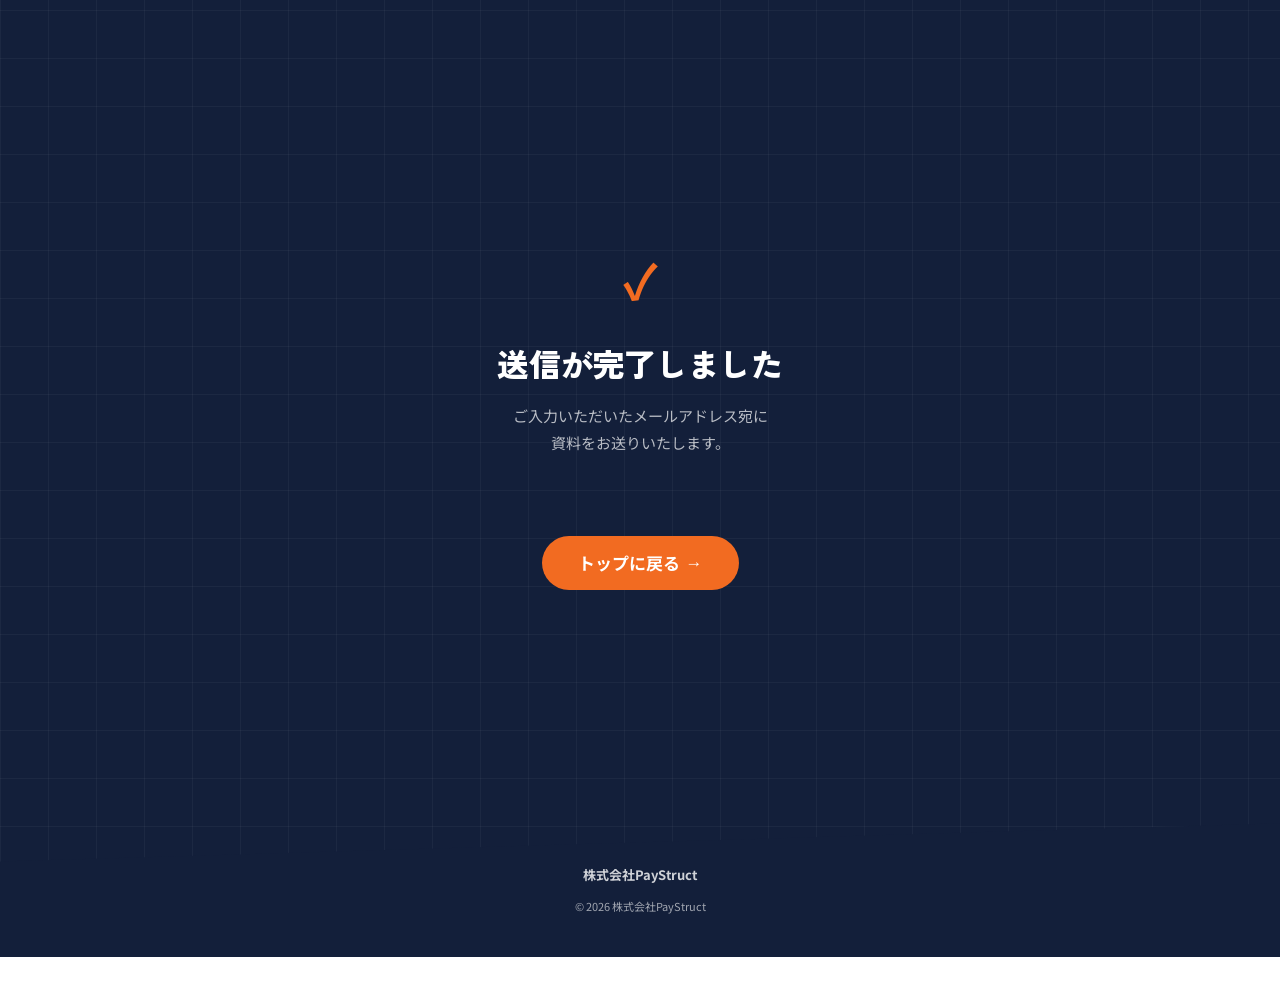
<file: lp/thanks.html>
<!DOCTYPE html>
<html lang="ja">
<head>
  <meta charset="UTF-8">
  <meta name="viewport" content="width=device-width, initial-scale=1.0">
  <meta name="robots" content="noindex, nofollow">
  <title>送信完了｜PayStruct</title>

  <!-- Fonts -->
  <link rel="preconnect" href="https://fonts.googleapis.com">
  <link rel="preconnect" href="https://fonts.gstatic.com" crossorigin>
  <link href="https://fonts.googleapis.com/css2?family=Barlow+Condensed:ital,wght@0,500;0,600;1,500;1,600&family=Noto+Sans+JP:wght@400;500&family=Zen+Kaku+Gothic+New:wght@700;900&display=swap" rel="stylesheet">

  <link rel="stylesheet" href="style.css?v=3.8">

  <!-- Google Tag Manager -->
  <script>(function(w,d,s,l,i){w[l]=w[l]||[];w[l].push({'gtm.start':
  new Date().getTime(),event:'gtm.js'});var f=d.getElementsByTagName(s)[0],
  j=d.createElement(s),dl=l!='dataLayer'?'&l='+l:'';j.async=true;j.src=
  'https://www.googletagmanager.com/gtm.js?id='+i+dl;f.parentNode.insertBefore(j,f);
  })(window,document,'script','dataLayer','GTM-PM6HT9J4');</script>
  <!-- End Google Tag Manager -->
</head>
<body>
  <!-- Google Tag Manager (noscript) -->
  <noscript><iframe src="https://www.googletagmanager.com/ns.html?id=GTM-PM6HT9J4"
  height="0" width="0" style="display:none;visibility:hidden"></iframe></noscript>
  <!-- End Google Tag Manager (noscript) -->

  <section class="final-cta section--dark section--clipped bg-blueprint" id="cta" style="min-height:100vh; display:flex; flex-direction:column; justify-content:center;">
    <div class="final-cta__header">
      <p class="final-cta__lead" style="font-size:3rem; margin-bottom:16px;">✓</p>
      <h2 class="final-cta__title">送信が完了しました</h2>
      <p style="color:rgba(255,255,255,0.7); font-size:15px; margin-top:16px; line-height:1.8;">
        ご入力いただいたメールアドレス宛に<br>資料をお送りいたします。
      </p>
    </div>
    <p style="margin-top:32px;"><a href="index.html" class="btn btn--primary btn--arrow" style="max-width:320px; margin:0 auto;"><span class="btn__label">トップに戻る <span class="btn__arrow">→</span></span></a></p>
  </section>

  <footer class="footer"><p class="footer__company">株式会社PayStruct</p><p class="footer__copy">&copy; 2026 株式会社PayStruct</p></footer>

</body>
</html>
</file>
<file: lp/style.css>
/* ==========================================================
   LP Template — Base CSS
   AI感を排除するための設計原則:
   1. ジャンプ率3段階以上（xl:lg:body = 2.8:1.8:1）
   2. フォントウェイト4段階（900/700/400/300）
   3. 余白3段階（section:inner:element = 100:48:24）
   4. 背景色交互 + 装飾区切り
   5. CTAにshadow + hover effect
   ========================================================== */

/* ===== Reset ===== */
*, *::before, *::after {
  margin: 0;
  padding: 0;
  box-sizing: border-box;
}

html {
  font-size: 16px;
  -webkit-text-size-adjust: 100%;
  scroll-behavior: smooth;
}

body {
  font-family: 'Noto Sans JP', sans-serif;
  font-weight: 400;
  color: var(--text);
  background: var(--white);
  line-height: 1.8;
  overflow-x: hidden;
  -webkit-font-smoothing: antialiased;
}

img {
  max-width: 100%;
  height: auto;
  display: block;
}

a {
  text-decoration: none;
  color: inherit;
}

ul, ol {
  list-style: none;
}

/* ===== Design Tokens (CSS Variables) ===== */
:root {
  /* === Colors (Override with preset CSS) === */
  --primary: #229EBC;
  --primary-dark: #1A7A94;
  --primary-light: #E3F4F8;
  --accent: #FF5722;
  --accent-dark: #E64A19;
  --yellow: #F9A825;
  --white: #FFFFFF;
  --bg-alt: #F5F7FA;
  --bg-dark: #0B1D3A;
  --text: #1A1A1A;
  --text-sub: #555555;
  --text-muted: #999999;
  --border: rgba(0,0,0,0.08);

  /* === Typography — Jump Ratio === */
  /* XL:LG:MD:BODY:SM = 2.8:1.8:1.4:1:0.8 */
  --font-xl: clamp(2rem, 5vw, 2.8rem);       /* 32-44.8px: Section hero */
  --font-lg: clamp(1.5rem, 3.5vw, 1.8rem);   /* 24-28.8px: Section heading */
  --font-md: clamp(1.125rem, 2.5vw, 1.4rem); /* 18-22.4px: Sub heading */
  --font-body: 1rem;                          /* 16px: Body text */
  --font-sm: 0.875rem;                        /* 14px: Caption */
  --font-xs: 0.75rem;                         /* 12px: Label */

  /* === Font Weights === */
  --w-black: 900;   /* Headline, hero number */
  --w-bold: 700;    /* Sub heading, strong */
  --w-regular: 400; /* Body text */
  --w-light: 300;   /* Caption, annotation */

  /* === Spacing — 3-tier system === */
  --section-gap: clamp(64px, 10vw, 100px);  /* Between sections */
  --inner-gap: clamp(32px, 5vw, 48px);      /* Within section */
  --element-gap: clamp(16px, 3vw, 24px);    /* Between elements */

  /* === Layout === */
  --container-max: 1200px;
  --content-max: 720px;
  --radius: 16px;
  --radius-sm: 8px;
  --shadow: 0 4px 24px rgba(0,0,0,0.08);
  --shadow-lg: 0 8px 40px rgba(0,0,0,0.12);
  --shadow-btn: 0 4px 16px rgba(0,0,0,0.15);
}

/* ===== Container ===== */
.container {
  width: 100%;
  max-width: var(--container-max);
  margin: 0 auto;
  padding: 0 24px;
}

.container--narrow {
  max-width: var(--content-max);
}

/* ===== Section Base ===== */
section {
  padding: var(--section-gap) 24px;
}

/* Alternate background: apply explicitly via class, not auto */
/* section:nth-of-type(even) は使わない。明示的に .bg-alt を付与する */
.bg-alt {
  background: var(--bg-alt);
}

/* ===== Section Header ===== */
.section-header {
  text-align: center;
  margin-bottom: var(--inner-gap);
}

.section-header__en {
  display: block;
  font-size: var(--font-xs);
  font-weight: var(--w-bold);
  letter-spacing: 3px;
  color: var(--primary);
  margin-bottom: 8px;
  text-transform: uppercase;
}

.section-header__title {
  font-size: var(--font-lg);
  font-weight: var(--w-black);
  line-height: 1.4;
  color: var(--text);
}

.section-header__title::after {
  content: '';
  display: block;
  width: 40px;
  height: 3px;
  background: var(--primary);
  margin: 16px auto 0;
  border-radius: 2px;
}

.section-header__sub {
  font-size: var(--font-sm);
  font-weight: var(--w-regular);
  color: var(--text-sub);
  margin-top: 12px;
  line-height: 1.7;
}

/* ===== Buttons ===== */
.btn {
  display: inline-flex;
  align-items: center;
  justify-content: center;
  gap: 8px;
  font-family: 'Noto Sans JP', sans-serif;
  font-size: 17px;
  font-weight: var(--w-bold);
  border: none;
  border-radius: 100px;
  cursor: pointer;
  transition: transform 0.2s ease, box-shadow 0.2s ease;
  text-align: center;
  line-height: 1.4;
}

.btn:hover {
  transform: translateY(-2px);
  box-shadow: var(--shadow-lg);
}

.btn:active {
  transform: translateY(0);
}

/* Primary CTA */
.btn--primary {
  background: var(--accent);
  color: var(--white);
  padding: 16px 40px;
  box-shadow: var(--shadow-btn);
}

/* Primary with sub text */
.btn--with-sub {
  display: flex;
  flex-direction: column;
  gap: 4px;
  padding: 14px 40px 16px;
}

.btn__sub {
  display: block;
  font-size: 11px;
  font-weight: 500;
  letter-spacing: 0.04em;
  opacity: 0.85;
  white-space: nowrap;
}

/* Full width */
.btn--full {
  width: 100%;
  padding: 18px 24px;
  font-size: 18px;
}

/* Outline variant */
.btn--outline {
  background: transparent;
  color: var(--primary);
  border: 2px solid var(--primary);
  padding: 14px 36px;
}

.btn--outline:hover {
  background: var(--primary);
  color: var(--white);
}

/* ===== Card ===== */
.card {
  background: var(--white);
  border-radius: var(--radius);
  padding: 28px 24px;
  box-shadow: var(--shadow);
  border: 1px solid var(--border);
}

/* ===== Badge ===== */
.badge {
  display: inline-block;
  font-size: var(--font-xs);
  font-weight: var(--w-bold);
  padding: 4px 14px;
  border-radius: 100px;
  background: var(--primary);
  color: var(--white);
  letter-spacing: 0.5px;
}

.badge--accent {
  background: var(--accent);
}

.badge--outline {
  background: transparent;
  border: 1.5px solid var(--primary);
  color: var(--primary);
}

/* ===== Icon container ===== */
.icon-circle {
  display: inline-flex;
  align-items: center;
  justify-content: center;
  width: 56px;
  height: 56px;
  border-radius: 50%;
  background: var(--primary-light);
  flex-shrink: 0;
}

.icon-circle svg {
  width: 28px;
  height: 28px;
  color: var(--primary);
}

/* ===== Number highlight ===== */
.num-highlight {
  font-size: var(--font-xl);
  font-weight: var(--w-black);
  color: var(--primary);
  line-height: 1.1;
}

.num-highlight__unit {
  font-size: var(--font-md);
  font-weight: var(--w-bold);
}

/* ===== Text utilities ===== */
.text-center { text-align: center; }
.text-left { text-align: left; }
.text-accent { color: var(--accent); }
.text-primary { color: var(--primary); }
.text-muted { color: var(--text-muted); }
.text-sm { font-size: var(--font-sm); }
.text-xs { font-size: var(--font-xs); }
.text-light { font-weight: var(--w-light); }

/* ===== Mid-page CTA Banner ===== */
.mid-cta {
  padding: 32px 24px;
  background: linear-gradient(135deg, var(--accent) 0%, var(--accent-dark) 100%);
  text-align: center;
}

.mid-cta__text {
  font-size: var(--font-md);
  font-weight: var(--w-black);
  color: var(--white);
  margin-bottom: 16px;
  line-height: 1.4;
}

.mid-cta .btn--primary {
  background: var(--white);
  color: var(--accent);
  box-shadow: 0 4px 12px rgba(0,0,0,0.15);
}

/* ===== Sticky CTA ===== */
.sticky-cta {
  position: fixed;
  bottom: 0;
  left: 0;
  right: 0;
  z-index: 100;
  padding: 12px 16px;
  padding-bottom: calc(12px + env(safe-area-inset-bottom));
  background: rgba(255,255,255,0.95);
  backdrop-filter: blur(8px);
  border-top: 1px solid var(--border);
  transition: transform 0.4s ease, opacity 0.4s ease;
}

.sticky-cta.is-hidden {
  transform: translateY(100%);
  opacity: 0;
  pointer-events: none;
}

.sticky-cta__btn {
  display: flex;
  flex-direction: column;
  align-items: center;
  gap: 2px;
  width: 100%;
  padding: 14px 24px;
  background: var(--accent);
  color: var(--white);
  border-radius: 12px;
  font-weight: var(--w-bold);
  box-shadow: var(--shadow-btn);
}

.sticky-cta__sub {
  font-size: 11px;
  opacity: 0.85;
}

.sticky-cta__main {
  font-size: 16px;
  font-weight: var(--w-black);
}

/* ===== Footer ===== */
.footer {
  padding: 40px 24px;
  background: var(--bg-dark);
  text-align: center;
  color: rgba(255,255,255,0.6);
}

.footer__company {
  font-size: var(--font-sm);
  font-weight: var(--w-bold);
  color: rgba(255,255,255,0.8);
  margin-bottom: 8px;
}

.footer__copy {
  font-size: var(--font-xs);
}

/* ===== Fade-in Animation ===== */
.fade-in {
  opacity: 0;
  transform: translateY(24px);
  transition: opacity 0.6s ease, transform 0.6s ease;
}

.fade-in.is-visible {
  opacity: 1;
  transform: translateY(0);
}

/* ===== Wave Divider (top of section) ===== */
.wave-divider {
  position: relative;
  margin-top: -1px;
}

.wave-divider::before {
  content: '';
  display: block;
  width: 100%;
  height: 40px;
  background: var(--white);
  clip-path: ellipse(55% 100% at 50% 100%);
}

/* ===== Responsive ===== */

/* SP: default (mobile-first) */

/* Tablet+ */
@media (min-width: 768px) {
  :root {
    --section-gap: 100px;
    --inner-gap: 48px;
    --element-gap: 24px;
  }

  section {
    padding: var(--section-gap) 40px;
  }

  .container {
    padding: 0 40px;
  }
}

/* PC */
@media (min-width: 1024px) {
  body {
    max-width: none;
  }

  section {
    padding: var(--section-gap) 80px;
  }

  .container {
    padding: 0 80px;
  }

  /* Two-column layout helpers */
  .grid-2col {
    display: grid;
    grid-template-columns: 1fr 1fr;
    gap: var(--inner-gap);
    align-items: center;
  }

  .grid-3col {
    display: grid;
    grid-template-columns: repeat(3, 1fr);
    gap: var(--element-gap);
  }

  .grid-4col {
    display: grid;
    grid-template-columns: repeat(4, 1fr);
    gap: var(--element-gap);
  }
}
/* ===== Preset: Construction / 建設業 ===== */
/* Solid + Reliable: Deep Navy × Warm Orange */
:root {
  --primary: #1B365D;
  --primary-dark: #0F2240;
  --primary-light: #E8EDF4;
  --primary-rgb: 27, 54, 93;
  --accent: #E86B2F;
  --accent-dark: #D05A1F;
  --yellow: #F5C242;
  --white: #FFFFFF;
  --bg-alt: #F4F2EF;
  --bg-dark: #0A1628;
  --text: #1A1A1A;
  --text-sub: #4A4A4A;
  --text-muted: #8A8A8A;
  --border: rgba(0,0,0,0.08);
}
/* ===== FV (First View) ===== */
.fv {
  padding: 24px 24px 48px;
  background: linear-gradient(180deg, var(--primary-light) 0%, var(--white) 70%);
  text-align: center;
  position: relative;
  overflow: hidden;
}

/* Subtle background pattern for depth */
.fv::before {
  content: '';
  position: absolute;
  top: 0;
  left: 0;
  right: 0;
  bottom: 0;
  background: radial-gradient(circle at 20% 80%, rgba(var(--primary-rgb, 34,158,188), 0.05) 0%, transparent 50%),
              radial-gradient(circle at 80% 20%, rgba(var(--primary-rgb, 34,158,188), 0.03) 0%, transparent 50%);
  pointer-events: none;
}

.fv__inner {
  position: relative;
  z-index: 1;
  max-width: var(--content-max);
  margin: 0 auto;
}

.fv__logo {
  text-align: left;
  margin-bottom: 32px;
}

.fv__logo-img {
  height: 32px;
  width: auto;
}

.fv__content {
  display: flex;
  flex-direction: column;
  align-items: center;
}

/* Target badge */
.fv__badge {
  display: inline-block;
  background: var(--white);
  border: 2px solid var(--primary);
  border-radius: 100px;
  padding: 8px 22px;
  margin-bottom: 20px;
  position: relative;
}

.fv__badge::after {
  content: '';
  position: absolute;
  bottom: -9px;
  left: 50%;
  transform: translateX(-50%);
  width: 0;
  height: 0;
  border-left: 9px solid transparent;
  border-right: 9px solid transparent;
  border-top: 9px solid var(--primary);
}

.fv__badge::before {
  content: '';
  position: absolute;
  bottom: -6px;
  left: 50%;
  transform: translateX(-50%);
  width: 0;
  height: 0;
  border-left: 7px solid transparent;
  border-right: 7px solid transparent;
  border-top: 7px solid var(--white);
  z-index: 1;
}

.fv__badge-text {
  font-size: var(--font-sm);
  font-weight: var(--w-bold);
  color: var(--primary);
  letter-spacing: 0.04em;
  line-height: 1;
}

/* Title with accent */
.fv__title {
  font-size: clamp(1.75rem, 6vw, 2.5rem);
  font-weight: var(--w-black);
  line-height: 1.35;
  color: var(--text);
  margin-bottom: 16px;
  letter-spacing: -0.02em;
}

.fv__title-accent {
  display: block;
  font-size: clamp(2.2rem, 8vw, 3.2rem);
  color: var(--accent);
  line-height: 1.2;
}

/* Achievement badge */
.fv__achievement {
  background: var(--white);
  border: 2px solid var(--primary);
  border-radius: var(--radius);
  padding: 16px 24px;
  margin-bottom: 20px;
  box-shadow: var(--shadow);
}

.fv__achievement-label {
  font-size: var(--font-xs);
  font-weight: var(--w-bold);
  color: var(--text-muted);
  margin-bottom: 4px;
}

.fv__achievement-nums {
  display: flex;
  align-items: baseline;
  justify-content: center;
  gap: 8px;
}

.fv__achievement-from {
  font-size: 2rem;
  font-weight: var(--w-black);
  color: var(--text-muted);
}

.fv__achievement-arrow {
  font-size: 1.5rem;
  font-weight: var(--w-bold);
  color: var(--primary);
}

.fv__achievement-to {
  font-size: 3rem;
  font-weight: var(--w-black);
  color: var(--accent);
}

.fv__achievement-unit {
  font-size: var(--font-sm);
  font-weight: var(--w-bold);
  color: var(--text-sub);
}

/* Sub copy */
.fv__sub {
  font-size: var(--font-body);
  font-weight: 500;
  color: var(--text-sub);
  letter-spacing: 0.04em;
  line-height: 1.6;
  margin-bottom: 28px;
}

/* PC: two-column layout */
@media (min-width: 1024px) {
  .fv {
    padding: 60px 80px 80px;
    text-align: left;
  }

  .fv__inner {
    max-width: var(--container-max);
  }

  .fv__content {
    align-items: flex-start;
    max-width: 560px;
  }
}
/* ===== Pain Section ===== */
.pain {
  padding: var(--section-gap) 24px;
  text-align: center;
}

.pain__accent {
  color: var(--accent);
}

/* 2x2 Card Grid */
.pain__grid {
  display: grid;
  grid-template-columns: 1fr 1fr;
  gap: 16px;
  max-width: 600px;
  margin: 0 auto;
}

.pain__card {
  background: var(--white);
  border-radius: var(--radius);
  padding: 24px 16px;
  box-shadow: var(--shadow);
  border: 1px solid var(--border);
  text-align: center;
  transition: transform 0.2s ease;
}

.pain__card:hover {
  transform: translateY(-4px);
}

.pain__card-icon {
  display: inline-flex;
  align-items: center;
  justify-content: center;
  width: 48px;
  height: 48px;
  border-radius: 50%;
  background: #FFF0F0;
  margin-bottom: 12px;
}

.pain__card-icon svg {
  color: var(--accent);
  width: 24px;
  height: 24px;
}

.pain__card-text {
  font-size: var(--font-sm);
  font-weight: var(--w-bold);
  line-height: 1.5;
  color: var(--text);
}

/* SP: stack on very small */
@media (max-width: 400px) {
  .pain__grid {
    grid-template-columns: 1fr;
  }
}

@media (min-width: 768px) {
  .pain__grid {
    grid-template-columns: repeat(4, 1fr);
    max-width: 900px;
  }
}
/* ===== Objection Handling ===== */
.objection {
  padding: var(--section-gap) 24px;
  text-align: center;
}

/* Doubt question */
.objection__doubt {
  max-width: 600px;
  margin: 0 auto var(--element-gap);
  padding: 24px 32px;
  background: var(--bg-alt);
  border-radius: var(--radius);
  border-left: 4px solid var(--accent);
}

.objection__doubt-text {
  font-size: var(--font-lg);
  font-weight: var(--w-black);
  color: var(--text);
  line-height: 1.4;
}

/* Divider */
.objection__divider {
  display: flex;
  align-items: center;
  justify-content: center;
  gap: 12px;
  margin: var(--element-gap) 0;
}

.objection__divider-line {
  width: 40px;
  height: 1px;
  background: var(--text-muted);
}

.objection__divider-icon {
  font-size: 20px;
  color: var(--primary);
  animation: bounce-down 1.5s ease infinite;
}

@keyframes bounce-down {
  0%, 100% { transform: translateY(0); }
  50% { transform: translateY(6px); }
}

/* Answer section */
.objection__answer {
  max-width: 900px;
  margin: 0 auto;
}

/* Proof numbers */
.objection__proofs {
  display: flex;
  justify-content: center;
  gap: var(--element-gap);
  flex-wrap: wrap;
  margin-bottom: var(--inner-gap);
}

.objection__proof {
  text-align: center;
  padding: 20px 24px;
}

.objection__proof-label {
  font-size: var(--font-sm);
  font-weight: var(--w-regular);
  color: var(--text-sub);
  margin-top: 4px;
}

/* Mechanism cards */
.objection__mechanisms {
  display: grid;
  grid-template-columns: 1fr;
  gap: var(--element-gap);
}

.objection__mechanism {
  text-align: center;
  padding: 32px 24px;
}

.objection__mechanism .icon-circle {
  margin-bottom: 16px;
}

.objection__mechanism-title {
  font-size: var(--font-body);
  font-weight: var(--w-black);
  color: var(--text);
  margin-bottom: 8px;
}

.objection__mechanism-desc {
  font-size: var(--font-sm);
  color: var(--text-sub);
  line-height: 1.7;
}

@media (min-width: 768px) {
  .objection__mechanisms {
    grid-template-columns: repeat(3, 1fr);
  }
}
/* ===== Case Study ===== */
.cases {
  padding: var(--section-gap) 24px;
}

.case {
  margin-bottom: var(--element-gap);
  max-width: 720px;
  margin-left: auto;
  margin-right: auto;
}

.case__header {
  margin-bottom: 20px;
  padding-bottom: 16px;
  border-bottom: 1px solid var(--border);
}

.case__industry {
  margin-bottom: 12px;
}

.case__title {
  font-size: var(--font-md);
  font-weight: var(--w-black);
  color: var(--text);
  line-height: 1.4;
  margin-bottom: 4px;
}

.case__company {
  margin-top: 4px;
}

.case__body {
  display: flex;
  flex-direction: column;
  gap: 16px;
}

.case__section {
  display: flex;
  gap: 12px;
  align-items: flex-start;
}

.case__label {
  flex-shrink: 0;
  display: inline-block;
  font-size: var(--font-xs);
  font-weight: var(--w-bold);
  color: var(--white);
  background: var(--text-muted);
  padding: 3px 12px;
  border-radius: 4px;
  min-width: 48px;
  text-align: center;
}

.case__label--accent {
  background: var(--accent);
}

.case__text {
  font-size: var(--font-sm);
  color: var(--text-sub);
  line-height: 1.7;
}

@media (min-width: 768px) {
  .cases > .card + .card {
    margin-top: var(--element-gap);
  }
}
/* ===== Features / Service ===== */
.features {
  padding: var(--section-gap) 24px;
}

.features__grid {
  display: grid;
  grid-template-columns: 1fr;
  gap: var(--element-gap);
  max-width: 900px;
  margin: 0 auto;
}

.feature {
  text-align: center;
  padding: 32px 24px;
  transition: transform 0.2s ease;
}

.feature:hover {
  transform: translateY(-4px);
}

.feature .icon-circle {
  margin-bottom: 16px;
}

.feature__title {
  font-size: var(--font-body);
  font-weight: var(--w-black);
  color: var(--text);
  margin-bottom: 8px;
  line-height: 1.4;
}

.feature__desc {
  font-size: var(--font-sm);
  color: var(--text-sub);
  line-height: 1.7;
}

@media (min-width: 768px) {
  .features__grid {
    grid-template-columns: repeat(2, 1fr);
  }
}

@media (min-width: 1024px) {
  .features__grid {
    grid-template-columns: repeat(4, 1fr);
  }
}
/* ===== Flow: Steps ===== */
.flow {
  padding: var(--section-gap) 24px;
}

.flow__steps {
  max-width: 600px;
  margin: 0 auto;
  display: flex;
  flex-direction: column;
  gap: 0;
}

.flow__step {
  display: flex;
  gap: 20px;
  align-items: flex-start;
  position: relative;
  padding-bottom: var(--element-gap);
}

.flow__step:last-child {
  padding-bottom: 0;
}

/* Step number circle */
.flow__step-num {
  flex-shrink: 0;
  display: flex;
  align-items: center;
  justify-content: center;
  width: 48px;
  height: 48px;
  border-radius: 50%;
  background: var(--primary);
  color: var(--white);
  font-size: var(--font-body);
  font-weight: var(--w-black);
  position: relative;
  z-index: 1;
}

/* Vertical connector line */
.flow__step-connector {
  position: absolute;
  left: 23px;
  top: 48px;
  bottom: 0;
  width: 2px;
  background: var(--primary);
  opacity: 0.2;
}

.flow__step-body {
  padding-top: 8px;
}

.flow__step-title {
  font-size: var(--font-body);
  font-weight: var(--w-black);
  color: var(--text);
  margin-bottom: 6px;
  line-height: 1.4;
}

.flow__step-desc {
  font-size: var(--font-sm);
  color: var(--text-sub);
  line-height: 1.7;
}

@media (min-width: 768px) {
  .flow__steps {
    flex-direction: row;
    max-width: 900px;
    gap: var(--element-gap);
  }

  .flow__step {
    flex-direction: column;
    align-items: center;
    text-align: center;
    flex: 1;
    padding-bottom: 0;
  }

  .flow__step-connector {
    position: absolute;
    left: calc(50% + 24px);
    top: 23px;
    bottom: auto;
    width: calc(100% - 48px);
    height: 2px;
  }
}
/* ===== FAQ ===== */
.faq {
  padding: var(--section-gap) 24px;
}

.faq__list {
  max-width: 720px;
  margin: 0 auto;
  display: flex;
  flex-direction: column;
  gap: 12px;
}

.faq__item {
  background: var(--white);
  border-radius: var(--radius-sm);
  border: 1px solid var(--border);
  overflow: hidden;
  transition: box-shadow 0.2s ease;
}

.faq__item[open] {
  box-shadow: var(--shadow);
}

.faq__q {
  display: flex;
  align-items: center;
  gap: 12px;
  padding: 20px 24px;
  cursor: pointer;
  list-style: none;
  user-select: none;
}

.faq__q::-webkit-details-marker {
  display: none;
}

.faq__q-icon {
  flex-shrink: 0;
  display: flex;
  align-items: center;
  justify-content: center;
  width: 32px;
  height: 32px;
  border-radius: 50%;
  background: var(--primary);
  color: var(--white);
  font-size: var(--font-xs);
  font-weight: var(--w-black);
}

.faq__q-text {
  flex: 1;
  font-size: var(--font-body);
  font-weight: var(--w-bold);
  color: var(--text);
  line-height: 1.5;
}

/* Toggle arrow */
.faq__toggle {
  flex-shrink: 0;
  width: 20px;
  height: 20px;
  position: relative;
}

.faq__toggle::before,
.faq__toggle::after {
  content: '';
  position: absolute;
  background: var(--text-muted);
  transition: transform 0.3s ease;
}

.faq__toggle::before {
  width: 14px;
  height: 2px;
  top: 50%;
  left: 50%;
  transform: translate(-50%, -50%);
}

.faq__toggle::after {
  width: 2px;
  height: 14px;
  top: 50%;
  left: 50%;
  transform: translate(-50%, -50%);
}

.faq__item[open] .faq__toggle::after {
  transform: translate(-50%, -50%) rotate(90deg);
  opacity: 0;
}

/* Answer */
.faq__a {
  display: flex;
  gap: 12px;
  padding: 0 24px 20px;
  align-items: flex-start;
}

.faq__a-icon {
  flex-shrink: 0;
  display: flex;
  align-items: center;
  justify-content: center;
  width: 32px;
  height: 32px;
  border-radius: 50%;
  background: var(--accent);
  color: var(--white);
  font-size: var(--font-xs);
  font-weight: var(--w-black);
}

.faq__a-text {
  font-size: var(--font-sm);
  color: var(--text-sub);
  line-height: 1.8;
}
/* ===== Final CTA ===== */
.final-cta {
  padding: var(--section-gap) 24px;
  background: var(--bg-alt);
  text-align: center;
}

.final-cta__header {
  margin-bottom: var(--inner-gap);
}

.final-cta__lead {
  font-size: var(--font-sm);
  font-weight: var(--w-bold);
  color: var(--primary);
  margin-bottom: 8px;
}

.final-cta__title {
  font-size: var(--font-lg);
  font-weight: var(--w-black);
  color: var(--text);
  line-height: 1.4;
}

/* Multi-channel grid */
.final-cta__channels {
  display: grid;
  grid-template-columns: 1fr;
  gap: var(--element-gap);
  max-width: 900px;
  margin: 0 auto;
}

.final-cta__channel {
  padding: 32px 24px;
  text-align: center;
}

.final-cta__channel .icon-circle {
  margin-bottom: 16px;
}

.final-cta__channel-title {
  font-size: var(--font-body);
  font-weight: var(--w-black);
  color: var(--text);
  margin-bottom: 8px;
}

.final-cta__channel-desc {
  margin-bottom: 20px;
}

.final-cta__phone-num {
  font-size: var(--font-lg);
  font-weight: var(--w-black);
  color: var(--primary);
  letter-spacing: 0.05em;
}

.final-cta__phone-hours {
  margin-top: 4px;
}

@media (min-width: 768px) {
  .final-cta__channels {
    grid-template-columns: repeat(3, 1fr);
  }
}
/* ===== Dot Pattern Background ===== */
/* Usage: Add class="has-dot-pattern" to a section */

.has-dot-pattern {
  position: relative;
}

.has-dot-pattern::before {
  content: '';
  position: absolute;
  top: 0;
  left: 0;
  right: 0;
  bottom: 0;
  background: radial-gradient(circle, rgba(0,0,0,0.06) 1px, transparent 1px);
  background-size: 24px 24px;
  pointer-events: none;
  z-index: 0;
}

.has-dot-pattern > * {
  position: relative;
  z-index: 1;
}

/* Stripe pattern variant */
.has-stripe-pattern {
  position: relative;
}

.has-stripe-pattern::before {
  content: '';
  position: absolute;
  top: 0;
  left: 0;
  right: 0;
  bottom: 0;
  background: repeating-linear-gradient(
    -45deg,
    transparent,
    transparent 8px,
    rgba(0,0,0,0.02) 8px,
    rgba(0,0,0,0.02) 9px
  );
  pointer-events: none;
  z-index: 0;
}

.has-stripe-pattern > * {
  position: relative;
  z-index: 1;
}

/* Noise texture (subtle grain) */
.has-noise {
  position: relative;
}

.has-noise::before {
  content: '';
  position: absolute;
  top: 0;
  left: 0;
  right: 0;
  bottom: 0;
  opacity: 0.03;
  background: url("data:image/svg+xml,%3Csvg xmlns='http://www.w3.org/2000/svg' width='200' height='200'%3E%3Cfilter id='n'%3E%3CfeTurbulence type='fractalNoise' baseFrequency='0.65' numOctaves='3' stitchTiles='stitch'/%3E%3C/filter%3E%3Crect width='100%25' height='100%25' filter='url(%23n)'/%3E%3C/svg%3E");
  pointer-events: none;
  z-index: 0;
}

.has-noise > * {
  position: relative;
  z-index: 1;
}
/* ==========================================================
   Image Treatment Patterns
   image_gen出力をそのまま見せない。CSSで「素材化」する。
   AI感の原因: 不自然な色味、完璧すぎるテクスチャ、均一な光沢
   → フィルター・オーバーレイ・ブレンドで消す
   ========================================================== */

/* ===== Treatment 1: Brand Color Overlay ===== */
/* 画像の上にブランドカラーの半透明層。AI特有の色味が隠れる */
.img-treat-overlay {
  position: relative;
  overflow: hidden;
}

.img-treat-overlay img {
  width: 100%;
  height: 100%;
  object-fit: cover;
}

.img-treat-overlay::after {
  content: '';
  position: absolute;
  top: 0;
  left: 0;
  right: 0;
  bottom: 0;
  background: linear-gradient(135deg,
    rgba(var(--primary-rgb, 34,158,188), 0.7) 0%,
    rgba(var(--primary-rgb, 34,158,188), 0.4) 100%);
  mix-blend-mode: multiply;
  pointer-events: none;
}

/* ===== Treatment 2: Monotone + Brand Accent ===== */
/* モノクロ化してブランドカラーで染める。AI感が完全に消える */
.img-treat-mono {
  position: relative;
  overflow: hidden;
}

.img-treat-mono img {
  width: 100%;
  height: 100%;
  object-fit: cover;
  filter: grayscale(100%) contrast(1.1);
}

.img-treat-mono::after {
  content: '';
  position: absolute;
  top: 0;
  left: 0;
  right: 0;
  bottom: 0;
  background: var(--primary);
  mix-blend-mode: color;
  opacity: 0.6;
  pointer-events: none;
}

/* ===== Treatment 3: Soft Matte ===== */
/* 控えめなフィルター。自然な写真風に寄せる */
.img-treat-matte img {
  filter: grayscale(25%) brightness(0.92) contrast(1.05) saturate(0.85);
}

/* ===== Treatment 4: Blur Background ===== */
/* 背景テクスチャ専用。元画像がAIか判別不能になる */
.img-treat-blur {
  position: relative;
  overflow: hidden;
}

.img-treat-blur img {
  width: 100%;
  height: 100%;
  object-fit: cover;
  filter: blur(16px) brightness(0.9);
  transform: scale(1.1); /* ぼかしで生じる縁の透けを防ぐ */
}

/* ===== Treatment 5: Duotone ===== */
/* 2色に限定。ポスター風でAI感が出にくい */
.img-treat-duotone {
  position: relative;
  overflow: hidden;
}

.img-treat-duotone img {
  width: 100%;
  height: 100%;
  object-fit: cover;
  filter: grayscale(100%) contrast(1.2);
}

.img-treat-duotone::after {
  content: '';
  position: absolute;
  top: 0;
  left: 0;
  right: 0;
  bottom: 0;
  background: linear-gradient(135deg, var(--primary) 0%, var(--accent) 100%);
  mix-blend-mode: color;
  pointer-events: none;
}

/* ===== Treatment 6: Vignette ===== */
/* 周辺を暗くする。フォーカスを中央に集中させつつAI感を弱める */
.img-treat-vignette {
  position: relative;
  overflow: hidden;
}

.img-treat-vignette img {
  width: 100%;
  height: 100%;
  object-fit: cover;
}

.img-treat-vignette::after {
  content: '';
  position: absolute;
  top: 0;
  left: 0;
  right: 0;
  bottom: 0;
  background: radial-gradient(ellipse at center, transparent 40%, rgba(0,0,0,0.5) 100%);
  pointer-events: none;
}

/* ===== Treatment 7: Gradient Fade ===== */
/* 画像の下半分がグラデーションで消える。テキスト重ね用 */
.img-treat-fade-bottom {
  position: relative;
  overflow: hidden;
}

.img-treat-fade-bottom img {
  width: 100%;
  height: 100%;
  object-fit: cover;
}

.img-treat-fade-bottom::after {
  content: '';
  position: absolute;
  bottom: 0;
  left: 0;
  right: 0;
  height: 60%;
  background: linear-gradient(to top, var(--white) 0%, transparent 100%);
  pointer-events: none;
}

/* ===== Treatment 8: Crop Circle ===== */
/* 円形に切り抜き。人物アイコンやアバター用 */
.img-treat-circle {
  width: 120px;
  height: 120px;
  border-radius: 50%;
  overflow: hidden;
  border: 3px solid var(--primary-light);
}

.img-treat-circle img {
  width: 100%;
  height: 100%;
  object-fit: cover;
  filter: grayscale(20%) brightness(0.95);
}

/* ===== Treatment 9: Card with Image Header ===== */
/* カード上部に画像、下部にテキスト。画像は高さ固定で切り出し */
.img-treat-card-header {
  border-radius: var(--radius);
  overflow: hidden;
  box-shadow: var(--shadow);
}

.img-treat-card-header__img {
  height: 180px;
  overflow: hidden;
}

.img-treat-card-header__img img {
  width: 100%;
  height: 100%;
  object-fit: cover;
  filter: brightness(0.9) saturate(0.9);
}

.img-treat-card-header__body {
  padding: 24px;
  background: var(--white);
}

/* ===== 組み合わせ例 ===== */
/*
  FV背景      → img-treat-overlay or img-treat-blur
  人物・アバター → img-treat-circle + img-treat-matte
  事例カード    → img-treat-card-header
  セクション背景 → img-treat-blur or img-treat-duotone
  実績セクション → img-treat-overlay（ダーク背景の上に）
  雰囲気演出    → img-treat-fade-bottom（テキスト重ね）
*/
/* ==========================================================
   CSS Charts & Diagrams
   image_genでグラフ/図解を作らない。CSSで直接描く。
   ========================================================== */

/* ===== Horizontal Bar Chart ===== */
.bar-chart {
  display: flex;
  flex-direction: column;
  gap: 16px;
  max-width: 500px;
}

.bar-chart__item {
  display: flex;
  flex-direction: column;
  gap: 4px;
}

.bar-chart__label {
  font-size: var(--font-sm);
  font-weight: var(--w-bold);
  color: var(--text);
}

.bar-chart__track {
  height: 32px;
  background: var(--bg-alt);
  border-radius: 4px;
  overflow: hidden;
  position: relative;
}

.bar-chart__fill {
  height: 100%;
  background: var(--primary);
  border-radius: 4px;
  display: flex;
  align-items: center;
  justify-content: flex-end;
  padding-right: 8px;
  font-size: var(--font-xs);
  font-weight: var(--w-black);
  color: var(--white);
  transition: width 1s ease;
}

.bar-chart__fill--accent {
  background: var(--accent);
}

/* ===== Percentage Circle ===== */
.pct-circle {
  position: relative;
  width: 120px;
  height: 120px;
  display: inline-flex;
  align-items: center;
  justify-content: center;
}

.pct-circle__ring {
  width: 100%;
  height: 100%;
  border-radius: 50%;
  /* --pct: 75 をインラインで指定 */
  background: conic-gradient(
    var(--primary) calc(var(--pct, 0) * 1%),
    var(--bg-alt) calc(var(--pct, 0) * 1%)
  );
  display: flex;
  align-items: center;
  justify-content: center;
}

.pct-circle__inner {
  width: 80%;
  height: 80%;
  border-radius: 50%;
  background: var(--white);
  display: flex;
  align-items: center;
  justify-content: center;
  flex-direction: column;
}

.pct-circle__value {
  font-size: var(--font-lg);
  font-weight: var(--w-black);
  color: var(--primary);
  line-height: 1;
}

.pct-circle__label {
  font-size: var(--font-xs);
  color: var(--text-muted);
  margin-top: 2px;
}

/* ===== Before/After Comparison ===== */
.compare {
  display: flex;
  align-items: stretch;
  gap: 12px;
  max-width: 600px;
  margin: 0 auto;
}

.compare__side {
  flex: 1;
  padding: 24px 16px;
  border-radius: var(--radius);
  text-align: center;
}

.compare__before {
  background: var(--bg-alt);
  border: 2px solid rgba(0,0,0,0.08);
}

.compare__after {
  background: var(--primary-light);
  border: 2px solid var(--primary);
}

.compare__label {
  display: inline-block;
  font-size: var(--font-xs);
  font-weight: var(--w-bold);
  padding: 3px 14px;
  border-radius: 100px;
  margin-bottom: 12px;
}

.compare__label--before {
  background: var(--text-muted);
  color: var(--white);
}

.compare__label--after {
  background: var(--primary);
  color: var(--white);
}

.compare__value {
  font-size: clamp(2rem, 6vw, 3rem);
  font-weight: var(--w-black);
  line-height: 1.1;
  margin-bottom: 4px;
}

.compare__before .compare__value {
  color: var(--text-muted);
}

.compare__after .compare__value {
  color: var(--primary);
}

.compare__unit {
  font-size: var(--font-sm);
  font-weight: var(--w-bold);
}

.compare__desc {
  font-size: var(--font-xs);
  color: var(--text-sub);
  margin-top: 8px;
}

.compare__arrow {
  display: flex;
  align-items: center;
  font-size: 24px;
  font-weight: var(--w-black);
  color: var(--primary);
}

/* ===== Stat Card Row ===== */
.stat-cards {
  display: flex;
  gap: var(--element-gap);
  flex-wrap: wrap;
  justify-content: center;
}

.stat-card {
  text-align: center;
  padding: 24px 20px;
  min-width: 140px;
}

.stat-card__value {
  font-size: clamp(2rem, 5vw, 2.8rem);
  font-weight: var(--w-black);
  color: var(--primary);
  line-height: 1.1;
}

.stat-card__unit {
  font-size: var(--font-sm);
  font-weight: var(--w-bold);
  color: var(--primary);
}

.stat-card__label {
  font-size: var(--font-xs);
  color: var(--text-sub);
  margin-top: 8px;
  line-height: 1.4;
}

/* ===== Timeline / Process ===== */
.timeline {
  display: flex;
  flex-direction: column;
  gap: 0;
  position: relative;
  padding-left: 32px;
}

.timeline::before {
  content: '';
  position: absolute;
  left: 11px;
  top: 0;
  bottom: 0;
  width: 2px;
  background: var(--primary);
  opacity: 0.2;
}

.timeline__item {
  position: relative;
  padding-bottom: var(--element-gap);
}

.timeline__item::before {
  content: '';
  position: absolute;
  left: -25px;
  top: 6px;
  width: 12px;
  height: 12px;
  border-radius: 50%;
  background: var(--primary);
  border: 2px solid var(--white);
  box-shadow: 0 0 0 3px var(--primary-light);
}

.timeline__item-title {
  font-size: var(--font-body);
  font-weight: var(--w-black);
  color: var(--text);
  margin-bottom: 4px;
}

.timeline__item-desc {
  font-size: var(--font-sm);
  color: var(--text-sub);
  line-height: 1.7;
}

/* ===== Browser Frame (Product SS Fallback) ===== */
.browser-frame {
  border-radius: 12px;
  overflow: hidden;
  box-shadow: var(--shadow-lg);
  border: 1px solid var(--border);
}

.browser-frame__bar {
  display: flex;
  align-items: center;
  gap: 6px;
  padding: 10px 14px;
  background: var(--bg-alt);
  border-bottom: 1px solid var(--border);
}

.browser-frame__dot {
  width: 10px;
  height: 10px;
  border-radius: 50%;
  background: #ddd;
}

.browser-frame__dot:nth-child(1) { background: #FF5F57; }
.browser-frame__dot:nth-child(2) { background: #FFBD2E; }
.browser-frame__dot:nth-child(3) { background: #28C840; }

.browser-frame__url {
  flex: 1;
  margin-left: 8px;
  padding: 4px 12px;
  background: var(--white);
  border-radius: 4px;
  font-size: 11px;
  color: var(--text-muted);
}

.browser-frame__content {
  background: var(--white);
  min-height: 200px;
  display: flex;
  align-items: center;
  justify-content: center;
}

.browser-frame__content img {
  width: 100%;
  height: auto;
}

/* ===== Phone Frame (Mobile SS Fallback) ===== */
.phone-frame {
  width: 240px;
  margin: 0 auto;
  background: #1a1a1a;
  border-radius: 32px;
  padding: 12px;
  box-shadow: var(--shadow-lg);
}

.phone-frame__notch {
  width: 100px;
  height: 20px;
  background: #1a1a1a;
  margin: 0 auto 8px;
  border-radius: 0 0 16px 16px;
}

.phone-frame__screen {
  border-radius: 20px;
  overflow: hidden;
  background: var(--white);
  min-height: 400px;
}

.phone-frame__screen img {
  width: 100%;
  height: auto;
}

/* ==========================================================
   PayStruct LP — Design System v3
   v2(トーン統一・背景反転) + v3(フォント・背景素材・装飾・FV可読性)
   ========================================================== */

/* ===== 1. Design Tokens ===== */
:root {
  --navy-900: #131F3A;
  --navy-700: #1E2C4F;
  --navy-100: #EEF1F6;
  --orange-500: #F26B21;
  --orange-400: #FF8442;
  --ink: #23282F;
  --white: #FFFFFF;

  --primary: #1E2C4F; --primary-dark: #131F3A; --primary-light: #EEF1F6;
  --primary-rgb: 30,44,79;
  --accent: #F26B21; --accent-dark: #D85A15;
  --bg-alt: #EEF1F6; --bg-dark: #131F3A;
  --text: #23282F; --text-sub: #4A5260; --text-muted: #8A8F9A;
  --border: rgba(30,44,79,0.08); --yellow: #F5C242;

  --font-xl: clamp(2.2rem, 6vw, 3.2rem);
  --font-lg: clamp(1.5rem, 4vw, 2rem);
  --font-md: clamp(1.1rem, 2.5vw, 1.35rem);
  --font-body: 0.9375rem;
  --font-sm: 0.8125rem;
  --font-xs: 0.6875rem;
  --lh-body: 1.9;
  --radius: 14px;
  --shadow: 0 2px 16px rgba(30,44,79,0.07);

  --ff-heading: 'Zen Kaku Gothic New', sans-serif;
  --ff-body: 'Noto Sans JP', sans-serif;
  --ff-en: 'Barlow Condensed', sans-serif;
}

/* ===== 2. Typography ===== */
body { font-family: var(--ff-body); color: var(--ink); line-height: var(--lh-body); }

h1, h2, h3,
.fv__title, .context__headline, .section-header__title,
.solution-hero__title, .features-detail__item-title,
.objection__doubt-text, .objection__answer-main,
.final-cta__title, .case__title {
  font-family: var(--ff-heading);
  letter-spacing: -0.01em;
}

.en-label {
  font-family: var(--ff-en);
  font-style: italic;
  font-weight: 600;
  letter-spacing: 0.15em;
  color: var(--orange-500);
  font-size: 14px;
}

.en-num {
  font-family: var(--ff-en);
  font-weight: 600;
  font-style: normal;
}

.en-aside {
  position: absolute;
  top: calc(3vw + 20px);
  right: 20px;
  font-family: var(--ff-en);
  font-style: italic;
  font-weight: 500;
  font-size: 12px;
  color: rgba(255,255,255,0.18);
  letter-spacing: 0.1em;
  pointer-events: none;
  user-select: none;
  z-index: 2;
}

.en-aside-sm {
  position: absolute;
  top: 8px;
  right: 12px;
  font-family: var(--ff-en);
  font-style: italic;
  font-weight: 500;
  font-size: 11px;
  color: var(--text-muted);
  opacity: 0.5;
  letter-spacing: 0.08em;
  pointer-events: none;
}

/* ===== 3. Backgrounds ===== */
.section--light { background: var(--navy-100); }
.section--dark { background: var(--navy-900); color: #fff; }
.section--dark .section-header__en { color: rgba(255,255,255,0.3); }
.section--dark .section-header__title { color: #fff; }
.section--dark .section-header__title::after { background: var(--orange-500); }
.section--dark .section-header__sub { color: rgba(255,255,255,0.65); }
.bg-alt { background: var(--navy-100); }

.bg-blueprint {
  background-image:
    linear-gradient(rgba(255,255,255,0.04) 1px, transparent 1px),
    linear-gradient(90deg, rgba(255,255,255,0.04) 1px, transparent 1px);
  background-size: 48px 48px;
}

/* ===== 4. Diagonal clip ===== */
.section--clipped {
  clip-path: polygon(0 3vw, 100% 0, 100% calc(100% - 3vw), 0 100%);
  padding-top: calc(var(--section-gap) + 3vw) !important;
  padding-bottom: calc(var(--section-gap) + 3vw) !important;
  margin-top: -3vw; margin-bottom: -3vw;
  position: relative; z-index: 1;
}
@media (max-width: 767px) {
  .section--clipped {
    clip-path: polygon(0 1.5vw, 100% 0, 100% calc(100% - 1.5vw), 0 100%);
    padding-top: calc(var(--section-gap) + 1.5vw) !important;
    padding-bottom: calc(var(--section-gap) + 1.5vw) !important;
    margin-top: -1.5vw; margin-bottom: -1.5vw;
  }
}

/* ===== 5. Section header ===== */
.section-header__en {
  font-family: var(--ff-en); font-style: italic; font-weight: 600;
  letter-spacing: 0.15em; color: var(--orange-500); font-size: 14px; margin-bottom: 8px;
}
.section-header__title::after { width: 40px; height: 3px; background: var(--orange-500); }

/* ===== 6. Photo duotone ===== */
.img-duotone { position: relative; overflow: hidden; }
.img-duotone img { width: 100%; height: 100%; object-fit: cover; filter: grayscale(100%) contrast(1.05); transition: filter 0.4s; }
.img-duotone::after { content: ''; position: absolute; top: 0; left: 0; right: 0; bottom: 0; background: var(--navy-700); mix-blend-mode: multiply; opacity: 0.6; transition: opacity 0.4s; pointer-events: none; }
.img-duotone:hover img { filter: grayscale(40%) contrast(1.05) saturate(0.85); }
.img-duotone:hover::after { opacity: 0.4; }

/* ===== 7. Watermark numbers ===== */
.watermark-num {
  position: absolute; top: -0.15em; right: -0.05em;
  font-family: var(--ff-en); font-style: italic; font-weight: 600;
  font-size: clamp(100px, 22vw, 200px);
  color: var(--navy-700); opacity: 0.05;
  line-height: 1; pointer-events: none; user-select: none; z-index: 0;
}

/* ===== 8. CTA arrow ===== */
.btn__label { display: inline-flex; align-items: center; gap: 6px; }
.btn__arrow {
  display: inline-block;
  transition: transform 0.2s;
  font-family: var(--ff-en); font-weight: 600;
}
.btn--arrow:hover .btn__arrow { transform: translateX(4px); }
@media (prefers-reduced-motion: reduce) { .btn__arrow { transition: none; } }

/* ===== 9. Context conclusion arrow ===== */
.context__conclusion-arrow {
  color: var(--orange-500);
  font-size: 16px;
  text-align: center;
  margin-bottom: 12px;
}

/* ===== 10. FV ===== */
.fv {
  padding: 32px 24px 48px;
  background: var(--navy-900);
  text-align: center; color: #fff;
  position: relative; overflow: hidden;
}

.fv__bg {
  position: absolute; top: 0; left: 0; right: 0; bottom: 0; z-index: 0;
}
.fv__bg img {
  width: 100%; height: 100%; object-fit: cover;
  filter: blur(2px) saturate(0.8) grayscale(100%) contrast(1.1);
}
/* layer a: full navy */
.fv__bg::after {
  content: ''; position: absolute; top: 0; left: 0; right: 0; bottom: 0;
  background: rgba(19,31,58,0.55);
  mix-blend-mode: multiply;
}
/* layer b: directional scrim */
.fv__scrim {
  position: absolute; top: 0; left: 0; right: 0; bottom: 0; z-index: 0;
  background: linear-gradient(90deg, rgba(19,31,58,0.85) 0%, rgba(19,31,58,0.5) 60%, transparent 100%);
}

.fv__inner {
  position: relative; z-index: 1;
  max-width: 960px; margin: 0 auto;
  display: flex; flex-direction: column; align-items: center;
}
.fv__logo {
  margin-bottom: 20px;
}
.fv__logo-text {
  display: inline-block; font-family: var(--ff-en); font-weight: 600; font-style: italic;
  font-size: 18px; letter-spacing: 0.15em; color: rgba(255,255,255,0.4); margin-bottom: 28px;
}
.fv__badge {
  display: inline-block; background: rgba(255,255,255,0.08);
  border: 1px solid rgba(255,255,255,0.18); border-radius: 100px; padding: 6px 18px; margin-bottom: 20px;
}
.fv__badge::after, .fv__badge::before { display: none; }
.fv__badge-text { font-size: var(--font-xs); font-weight: 700; color: rgba(255,255,255,0.8); letter-spacing: 0.08em; }

.fv__title {
  font-size: clamp(1.5rem, 6vw, 2.2rem); font-weight: 900; line-height: 1.4; color: #fff; margin-bottom: 16px;
}
.fv__title-accent {
  display: block; font-size: clamp(2rem, 9vw, 3rem); color: var(--orange-500); line-height: 1.2; margin-top: 4px;
}
.fv__sub {
  font-size: var(--font-body); font-weight: 500; color: rgba(255,255,255,0.65); line-height: 1.6; margin-bottom: 24px;
}

.fv__stats {
  display: flex; align-items: center; justify-content: center; gap: 16px;
  background: rgba(255,255,255,0.06); border: 1px solid rgba(255,255,255,0.12);
  border-radius: 12px; padding: 18px 20px; margin-bottom: 28px;
}
.fv__stat { text-align: center; }
.fv__stat-num {
  display: block; font-size: clamp(2rem, 8vw, 3rem); font-weight: 900; color: var(--orange-500); line-height: 1;
}
.fv__stat-num .en-num { font-family: var(--ff-en); }
.fv__stat-unit { font-size: var(--font-sm); font-weight: 700; color: rgba(255,255,255,0.7); }
.fv__stat-label { display: block; font-size: var(--font-xs); font-weight: 500; color: rgba(255,255,255,0.45); margin-top: 4px; }
.fv__stat-divider { width: 1px; height: 36px; background: rgba(255,255,255,0.12); flex-shrink: 0; }

/* FV Mock card */
.fv__mock {
  width: 100%; max-width: 320px; margin-top: 28px;
}

@media (min-width: 768px) {
  .fv__inner { flex-direction: row; gap: 48px; text-align: left; align-items: center; }
  .fv__content { flex: 1; }
  .fv__content .fv__badge, .fv__content .fv__stats { margin-left: 0; margin-right: auto; justify-content: flex-start; }
  .fv__mock { flex: 0 0 300px; margin-top: 0; }
}

/* ===== 11. Mock Card ===== */
.mock-card {
  background: var(--white); border-radius: var(--radius); overflow: hidden;
  box-shadow: 0 8px 32px rgba(0,0,0,0.25); border: 1px solid rgba(255,255,255,0.1);
  clip-path: polygon(0 0, 100% 0, 100% calc(100% - 20px), calc(100% - 20px) 100%, 0 100%);
}
.mock-card__header {
  padding: 10px 16px; background: var(--navy-100); border-bottom: 1px solid var(--border);
}
.mock-card__header-label { font-size: 10px; color: var(--text-muted); }
.mock-card__body { padding: 16px; display: flex; flex-direction: column; gap: 10px; }
.mock-card__row { display: flex; justify-content: space-between; align-items: center; }
.mock-card__company { font-size: var(--font-sm); font-weight: 700; color: var(--ink); }
.mock-card__id { font-size: var(--font-sm); color: var(--text-muted); }
.mock-card__label { font-size: var(--font-xs); color: var(--text-muted); }
.mock-card__amount { font-size: var(--font-md); font-weight: 600; color: var(--ink); }
.mock-card__status { display: flex; }
.mock-card__badge-ok {
  display: inline-block; font-size: var(--font-xs); font-weight: 700;
  color: #fff; background: var(--orange-500); border-radius: 4px; padding: 3px 10px;
}
.mock-card__progress { display: flex; align-items: center; gap: 8px; }
.mock-card__progress-label { font-size: var(--font-xs); color: var(--text-muted); flex-shrink: 0; }
.mock-card__progress-bar { flex: 1; height: 6px; background: var(--navy-100); border-radius: 3px; overflow: hidden; }
.mock-card__progress-fill { width: 80%; height: 100%; background: var(--orange-500); border-radius: 3px; }
.mock-card__progress-text { font-size: 10px; color: var(--text-muted); flex-shrink: 0; }

/* ===== 12. Mock Checklist (Feature 02) ===== */
.features-detail__item-img--mock {
  display: flex; align-items: center; justify-content: center;
  background: var(--navy-100); aspect-ratio: 16/9;
}
.mock-checklist {
  width: 85%; display: flex; flex-direction: column; gap: 6px;
}
.mock-checklist__row {
  display: flex; align-items: center; gap: 8px; padding: 8px 12px;
  background: var(--white); border-radius: 6px; border: 1px solid var(--border);
  font-size: var(--font-sm); color: var(--text-sub);
}
.mock-checklist__row--active { border-color: var(--orange-500); background: #FFF8F4; }
.mock-checklist__check { color: var(--orange-500); font-weight: 700; flex-shrink: 0; }
.mock-checklist__amount { margin-left: auto; font-size: var(--font-xs); color: var(--text-muted); }

/* ===== 13. Context ===== */
.context { padding: var(--section-gap) 24px; background: var(--white); text-align: center; }
.context__inner { max-width: 560px; margin: 0 auto; }
.context__headline { font-size: var(--font-lg); font-weight: 900; line-height: 1.5; color: var(--ink); margin-bottom: 12px; }
.context__headline-accent { color: var(--orange-500); font-size: clamp(1.6rem, 5vw, 2.2rem); }
.context__sub { font-size: var(--font-body); color: var(--text-sub); line-height: var(--lh-body); margin-bottom: var(--inner-gap); }
.context__points { background: var(--navy-100); border: 1px solid rgba(30,44,79,0.06); border-radius: var(--radius); padding: 24px 20px; margin-bottom: var(--inner-gap); }
.context__points-label { font-size: var(--font-xs); font-weight: 700; color: var(--text-muted); letter-spacing: 0.1em; margin-bottom: 16px; }
.context__points-list { display: flex; flex-direction: column; gap: 14px; }
.context__point { display: flex; align-items: center; gap: 14px; text-align: left; }
.context__point-rank { flex-shrink: 0; width: 44px; font-size: 1.8rem; font-weight: 900; color: var(--orange-500); line-height: 1; text-align: center; }
.context__point-rank-suffix { font-family: var(--ff-body); font-size: var(--font-xs); font-weight: 700; margin-left: 1px; }
.context__point-body { display: flex; flex-direction: column; gap: 1px; }
.context__point-title { font-family: var(--ff-heading); font-size: var(--font-body); font-weight: 900; color: var(--ink); }
.context__point-desc { font-size: var(--font-xs); color: var(--text-muted); }
.context__conclusion { font-size: var(--font-body); color: var(--text-sub); line-height: var(--lh-body); }
.context__conclusion strong { color: var(--orange-500); font-weight: 900; font-size: var(--font-md); }

/* ===== 14. Pain ===== */
.pain { padding: var(--section-gap) 24px; }
.pain__accent { color: var(--orange-500); }
.pain__visual { max-width: 400px; margin: 0 auto var(--element-gap); border-radius: var(--radius); overflow: hidden; }
.pain__visual-img { height: 160px; overflow: hidden; }
.pain__cards { display: flex; flex-direction: column; gap: 10px; max-width: 480px; margin: 0 auto; }
.pain__card-item {
  background: var(--white); border-radius: var(--radius); padding: 18px 16px;
  box-shadow: var(--shadow); border: 1px solid var(--border);
  display: flex; align-items: center; gap: 14px; text-align: left;
  clip-path: polygon(0 0, 100% 0, 100% calc(100% - 18px), calc(100% - 18px) 100%, 0 100%);
}
.pain__card-icon { flex-shrink: 0; width: 40px; height: 40px; border-radius: 10px; background: rgba(242,107,33,0.08); display: flex; align-items: center; justify-content: center; }
.pain__card-icon svg { width: 20px; height: 20px; color: var(--orange-500); }
.pain__card-text { font-size: var(--font-sm); font-weight: 700; line-height: 1.5; color: var(--ink); }
.pain__card-text strong { color: var(--orange-500); font-size: var(--font-body); }
@media (min-width: 768px) {
  .pain__cards { flex-direction: row; max-width: 800px; }
  .pain__card-item { flex: 1; flex-direction: column; text-align: center; padding: 24px 16px; }
}

/* ===== 15. Solution Hero ===== */
.solution-hero {
  padding: var(--section-gap) 24px; background-color: var(--navy-900);
  text-align: center; color: #fff; position: relative;
}
.solution-hero .section-header__en { color: rgba(255,255,255,0.3); }
.solution-hero .section-header__title { color: #fff !important; }
.solution-hero .section-header__title::after { background: var(--orange-500) !important; }
.solution-hero__price { display: flex; align-items: baseline; justify-content: center; gap: 4px; margin-bottom: 16px; }
.solution-hero__price-label { font-size: var(--font-sm); font-weight: 700; color: rgba(255,255,255,0.5); }
.solution-hero__price-num { font-family: var(--ff-en); font-size: clamp(3rem, 12vw, 5rem); font-weight: 600; color: var(--orange-500); line-height: 1; }
.solution-hero__price-unit { font-size: var(--font-md); font-weight: 700; color: rgba(255,255,255,0.5); }
.solution-hero__copy { font-size: var(--font-body); font-weight: 500; color: rgba(255,255,255,0.7); line-height: 1.7; margin-bottom: var(--inner-gap); }
.solution-hero__copy strong { font-family: var(--ff-heading); font-size: var(--font-lg); font-weight: 900; color: #fff; display: block; margin-top: 4px; }

.compare { display: flex; align-items: stretch; gap: 8px; max-width: 420px; margin: 0 auto; }
.compare__side { flex: 1; padding: 16px 12px; border-radius: var(--radius); text-align: center; }
.compare__before { background: rgba(255,255,255,0.92); border: 1px solid rgba(255,255,255,0.3); }
.compare__after { background: rgba(255,255,255,0.96); border: 2px solid var(--orange-500); }
.compare__label { display: inline-block; font-family: var(--ff-en); font-weight: 600; font-size: var(--font-xs); padding: 2px 12px; border-radius: 100px; margin-bottom: 8px; color: #fff; letter-spacing: 0.08em; }
.compare__label--before { background: var(--text-muted); }
.compare__label--after { background: var(--orange-500); }
.compare__img { height: 80px; border-radius: 8px; overflow: hidden; margin-bottom: 10px; }
.compare__desc { font-size: var(--font-sm); color: var(--ink); line-height: 1.6; }
.compare__arrow { display: flex; align-items: center; font-family: var(--ff-en); font-size: 18px; font-weight: 600; color: var(--orange-500); }

/* ===== 16. Mid CTA ===== */
.mid-cta { padding: 20px 24px; background: var(--orange-500); text-align: center; position: relative; overflow: hidden; display: flex; flex-direction: column; align-items: center; justify-content: center; min-height: 100px; }
.mid-cta::before, .mid-cta::after {
  content: ''; position: absolute; top: 0; bottom: 0; width: 80px;
  background-image: repeating-linear-gradient(-45deg, rgba(255,255,255,0.1) 0 2px, transparent 2px 10px);
  pointer-events: none;
}
.mid-cta::before { left: 0; }
.mid-cta::after { right: 0; }
.mid-cta__text { font-family: var(--ff-heading); font-size: var(--font-sm); font-weight: 700; color: rgba(255,255,255,0.85); margin-bottom: 10px; line-height: 1.5; }
.mid-cta .btn--primary { background: #fff; color: var(--orange-500); box-shadow: none; position: relative; z-index: 1; }
.mid-cta .btn--primary:hover { background: #fff; color: var(--orange-400); }

/* ===== 17. Features Detail ===== */
.features-detail { padding: var(--section-gap) 24px; background: var(--white); }
.features-detail__items { display: flex; flex-direction: column; gap: 20px; max-width: 640px; margin: 0 auto var(--inner-gap); }
.features-detail__item {
  background: var(--white); border-radius: var(--radius); box-shadow: var(--shadow); border: 1px solid var(--border);
  overflow: hidden; display: flex; flex-direction: column; position: relative;
  clip-path: polygon(0 0, 100% 0, 100% calc(100% - 24px), calc(100% - 24px) 100%, 0 100%);
}
.features-detail__item-img { width: 100%; aspect-ratio: 16/9; overflow: hidden; }
.features-detail__item-content { padding: 20px 20px 24px; position: relative; z-index: 1; }
.features-detail__item-icon { display: none; }
.features-detail__item-header { display: flex; align-items: center; gap: 12px; margin-bottom: 10px; }
.features-detail__item-num {
  font-family: var(--ff-en); font-style: italic; font-weight: 600; font-size: 13px;
  color: var(--orange-500); letter-spacing: 0.08em; white-space: nowrap;
  display: flex; align-items: center; gap: 6px;
}
.features-detail__item-num::before { content: ''; display: block; width: 2px; height: 20px; background: var(--orange-500); border-radius: 1px; }
.features-detail__item-title { font-size: var(--font-md); font-weight: 900; color: var(--ink); line-height: 1.4; }
.features-detail__item-list { display: flex; flex-direction: column; gap: 6px; padding-left: 18px; }
.features-detail__item-list li { font-size: var(--font-sm); color: var(--text-sub); line-height: 1.7; list-style: disc; }
.features-detail__item-list strong { color: var(--orange-500); font-weight: 700; }
.features-detail__tags { display: flex; flex-wrap: wrap; gap: 6px; justify-content: center; max-width: 500px; margin: 0 auto; }
.features-detail__tag { font-size: var(--font-xs); font-weight: 700; color: var(--navy-700); background: var(--navy-100); border-radius: 100px; padding: 5px 14px; }

@media (min-width: 768px) {
  .features-detail__items { max-width: 800px; }
  .features-detail__item { flex-direction: row; }
  .features-detail__item:nth-child(even) { flex-direction: row-reverse; }
  .features-detail__item-img { flex: 0 0 260px; aspect-ratio: auto; }
  .features-detail__item-content { flex: 1; padding: 28px; display: flex; flex-direction: column; justify-content: center; }
}

/* ===== 18. Objection ===== */
.objection { padding: var(--section-gap) 24px; text-align: center; }
.objection.section--dark .objection__doubt { background: rgba(255,255,255,0.06); border-left-color: var(--orange-500); }
.objection.section--dark .objection__doubt-text { color: #fff; }
.objection__doubt { max-width: 480px; margin: 0 auto var(--element-gap); padding: 20px 24px; border-radius: var(--radius); border-left: 4px solid var(--orange-500); }
.objection__doubt-text { font-size: clamp(1rem, 4vw, 1.2rem); font-weight: 900; line-height: 1.5; }
.objection__divider { display: flex; align-items: center; justify-content: center; gap: 12px; margin: var(--element-gap) 0; }
.objection__divider-line { width: 32px; height: 1px; background: rgba(255,255,255,0.2); }
.objection__divider-icon { font-size: 18px; color: var(--orange-500); animation: bounce-down 1.5s ease infinite; }
@keyframes bounce-down { 0%,100%{transform:translateY(0)} 50%{transform:translateY(5px)} }
.objection__answer-lead { font-size: var(--font-body); color: rgba(255,255,255,0.6); margin-bottom: 8px; }
.objection__answer-main { font-size: var(--font-lg); font-weight: 900; color: #fff; line-height: 1.5; margin-bottom: 12px; }
.objection__answer-highlight { font-size: var(--font-body); font-weight: 500; color: rgba(255,255,255,0.7); }
.objection__answer-highlight strong { font-size: clamp(1.4rem, 5vw, 1.8rem); color: var(--orange-500); font-weight: 900; }
.objection__answer-highlight .en-num { font-family: var(--ff-en); font-size: clamp(1.8rem, 7vw, 2.4rem); }

/* ===== 19. Cases ===== */
.cases { padding: var(--section-gap) 0; }
.cases .section-header { padding: 0 24px; }
.cases__scroll { display: flex; gap: 14px; overflow-x: auto; scroll-snap-type: x mandatory; -webkit-overflow-scrolling: touch; padding: 0 24px 16px; }
.cases__scroll > .case { flex: 0 0 270px; scroll-snap-align: start; }
.case {
  border-radius: var(--radius); overflow: visible; box-shadow: var(--shadow); border: 1px solid var(--border); background: var(--white); position: relative;
  clip-path: polygon(0 0, 100% 0, 100% calc(100% - 20px), calc(100% - 20px) 100%, 0 100%);
}
.case__img { height: 110px; overflow: hidden; border-radius: var(--radius) var(--radius) 0 0; }
@media (min-width: 768px) {
  .case__img { height: 160px; }
}
.case__header { padding: 14px 16px 10px; border-bottom: 1px solid var(--border); }
.case__industry { margin-bottom: 6px; }
.case__title { font-size: var(--font-sm); font-weight: 900; color: var(--ink); line-height: 1.4; }
.case__body { padding: 10px 16px 16px; display: flex; flex-direction: column; gap: 8px; }
.case__section { display: flex; gap: 8px; align-items: flex-start; }
.case__label { flex-shrink: 0; font-family: var(--ff-en); font-weight: 600; font-size: 10px; color: #fff; background: var(--text-muted); padding: 2px 8px; border-radius: 3px; min-width: 40px; text-align: center; letter-spacing: 0.05em; }
.case__label--accent { background: var(--orange-500); }
.case__text { font-size: var(--font-xs); color: var(--text-sub); line-height: 1.6; }
@media (min-width: 768px) {
  .cases__scroll { flex-wrap: wrap; overflow-x: visible; justify-content: center; padding: 0 24px; }
  .cases__scroll > .case { flex: 0 0 calc(50% - 7px); }
}

/* ===== 20. FAQ ===== */
.faq { padding: var(--section-gap) 24px; background: var(--white); }
.faq__list { max-width: 640px; margin: 0 auto; display: flex; flex-direction: column; gap: 10px; }
.faq__item { background: var(--white); border-radius: var(--radius); border: 1px solid var(--border); overflow: hidden; }
.faq__item[open] { box-shadow: var(--shadow); }
.faq__q { display: flex; align-items: center; gap: 10px; padding: 16px 18px; cursor: pointer; list-style: none; }
.faq__q::-webkit-details-marker { display: none; }
.faq__q-icon { flex-shrink: 0; width: 28px; height: 28px; border-radius: 50%; background: var(--navy-700); color: #fff; font-family: var(--ff-en); font-weight: 600; font-size: var(--font-xs); display: flex; align-items: center; justify-content: center; }
.faq__q-text { flex: 1; font-size: var(--font-sm); font-weight: 700; color: var(--ink); line-height: 1.5; }
.faq__toggle { flex-shrink: 0; width: 18px; height: 18px; position: relative; }
.faq__toggle::before,.faq__toggle::after { content: ''; position: absolute; background: var(--text-muted); transition: transform 0.3s; }
.faq__toggle::before { width: 12px; height: 2px; top: 50%; left: 50%; transform: translate(-50%,-50%); }
.faq__toggle::after { width: 2px; height: 12px; top: 50%; left: 50%; transform: translate(-50%,-50%); }
.faq__item[open] .faq__toggle::after { transform: translate(-50%,-50%) rotate(90deg); opacity: 0; }
.faq__a { display: flex; gap: 10px; padding: 0 18px 16px; align-items: flex-start; }
.faq__a-icon { flex-shrink: 0; width: 28px; height: 28px; border-radius: 50%; background: var(--orange-500); color: #fff; font-family: var(--ff-en); font-weight: 600; font-size: var(--font-xs); display: flex; align-items: center; justify-content: center; }
.faq__a-text { font-size: var(--font-sm); color: var(--text-sub); line-height: 1.8; }

/* ===== 21. Final CTA ===== */
.final-cta { padding: var(--section-gap) 24px; background-color: var(--navy-900); text-align: center; color: #fff; position: relative; overflow: hidden; }
.final-cta__header { margin-bottom: var(--inner-gap); }
.final-cta__lead { font-size: var(--font-sm); font-weight: 700; color: var(--orange-500); margin-bottom: 8px; }
.final-cta__title { font-size: var(--font-lg); font-weight: 900; color: #fff; line-height: 1.4; }
.form { max-width: 380px; margin: 0 auto; display: flex; flex-direction: column; gap: 12px; }
.form__group { display: flex; flex-direction: column; gap: 5px; }
.form__label { font-size: var(--font-sm); font-weight: 700; color: rgba(255,255,255,0.9); display: flex; align-items: center; gap: 8px; }
.form__required { font-size: 10px; font-weight: 700; color: #fff; background: var(--orange-500); padding: 1px 6px; border-radius: 3px; }
.form__input,.form__select { width: 100%; padding: 11px 14px; font-size: 16px; font-family: var(--ff-body); border: 1px solid rgba(255,255,255,0.2); border-radius: 8px; background: rgba(255,255,255,0.95); color: var(--ink); transition: border-color 0.2s; -webkit-appearance: none; }
.form__input:focus,.form__select:focus { outline: none; border-color: var(--orange-500); box-shadow: 0 0 0 3px rgba(242,107,33,0.2); }
.form__input::placeholder { color: #bbb; }
.form__options { display: flex; flex-direction: column; gap: 6px; }
.form__option { display: flex; align-items: center; gap: 8px; padding: 11px 14px; background: rgba(255,255,255,0.95); border: 1px solid rgba(255,255,255,0.2); border-radius: 8px; cursor: pointer; font-size: var(--font-sm); color: var(--ink); }
.form__option:has(input:checked) { border-color: var(--orange-500); background: #fff; }
.form__option input { accent-color: var(--orange-500); }

/* ===== 22. Buttons ===== */
.btn--primary { background: var(--orange-500); color: #fff; box-shadow: none; padding: 15px 36px; }
.btn--primary:hover { background: var(--orange-400); transform: translateY(-2px); box-shadow: none; }
.btn--outline { background: transparent; color: var(--orange-500); border: 1px solid var(--orange-500); }
.btn--outline:hover { color: var(--orange-400); border-color: var(--orange-400); }

/* ===== 23. Badge ===== */
.badge { background: var(--navy-100); color: var(--navy-700); font-family: var(--ff-body); }

/* ===== 24. Footer / Sticky ===== */
.footer { background: var(--navy-900); }
.sticky-cta { background: rgba(255,255,255,0.96); backdrop-filter: blur(8px); border-top: 1px solid var(--border); }
.sticky-cta__btn { background: var(--orange-500); border-radius: 10px; box-shadow: none; }
.sticky-cta__sub { color: rgba(255,255,255,0.75); }
.sticky-cta__main { color: #fff; font-family: var(--ff-heading); }

/* ===== 25. A11y ===== */
@media (prefers-reduced-motion: reduce) { *,*::before,*::after { animation-duration: 0.01ms !important; transition-duration: 0.01ms !important; } }
.section--dark :focus-visible { outline: 2px solid var(--orange-500); outline-offset: 2px; }

/* ==========================================================
   v3 patch — 第3弾修正
   ========================================================== */

/* ===== Laptop Mock ===== */
.mock-laptop {
  width: 100%;
  max-width: 340px;
  margin: 0 auto;
}

.mock-laptop__screen {
  background: var(--white);
  border: 2px solid rgba(255,255,255,0.2);
  border-radius: 8px 8px 0 0;
  overflow: hidden;
  box-shadow: 0 8px 32px rgba(0,0,0,0.3);
}

.mock-laptop__browser-bar {
  display: flex;
  align-items: center;
  gap: 4px;
  padding: 6px 10px;
  background: var(--navy-100);
  border-bottom: 1px solid var(--border);
}

.mock-laptop__dot {
  width: 7px; height: 7px; border-radius: 50%;
}
.mock-laptop__dot:nth-child(1) { background: #FF5F57; }
.mock-laptop__dot:nth-child(2) { background: #FFBD2E; }
.mock-laptop__dot:nth-child(3) { background: #28C840; }

.mock-laptop__url {
  margin-left: 8px;
  font-size: 9px !important;
  color: var(--text-muted) !important;
  letter-spacing: 0.05em !important;
}

.mock-laptop__app {
  display: flex;
  min-height: 140px;
}

.mock-laptop__sidebar {
  width: 32px;
  background: var(--navy-900);
  display: flex;
  flex-direction: column;
  align-items: center;
  gap: 10px;
  padding: 12px 0;
  flex-shrink: 0;
}

.mock-laptop__sidebar-icon {
  width: 14px; height: 14px;
  border-radius: 3px;
  background: rgba(255,255,255,0.15);
}

.mock-laptop__main {
  flex: 1;
  padding: 10px;
  display: flex;
  flex-direction: column;
  gap: 6px;
}

.mock-laptop__table-row {
  display: flex;
  align-items: center;
  justify-content: space-between;
  gap: 6px;
  padding: 6px 8px;
  background: var(--navy-100);
  border-radius: 4px;
  font-size: 10px;
  color: var(--ink);
}

.mock-laptop__table-row .en-num {
  font-size: 10px;
  color: var(--text-sub);
}

.mock-laptop__badge-pending {
  font-size: 8px; font-weight: 700;
  color: var(--text-muted);
  background: rgba(0,0,0,0.06);
  padding: 1px 6px; border-radius: 3px;
  white-space: nowrap;
}

.mock-laptop__badge-ok {
  font-size: 8px; font-weight: 700;
  color: #fff;
  background: var(--orange-500);
  padding: 1px 6px; border-radius: 3px;
  white-space: nowrap;
}

.mock-laptop__badge-funding {
  font-size: 8px; font-weight: 700;
  color: var(--navy-700);
  background: var(--yellow);
  padding: 1px 6px; border-radius: 3px;
  white-space: nowrap;
}

/* PC base (keyboard part) */
.mock-laptop__base {
  width: 110%;
  margin-left: -5%;
  height: 10px;
  background: linear-gradient(180deg, #c8c8c8 0%, #e0e0e0 100%);
  border-radius: 0 0 4px 4px;
  box-shadow: 0 2px 8px rgba(0,0,0,0.1);
}

/* ===== Context: 連番ラベル（ランキング廃止） ===== */
.context__point-rank {
  font-family: var(--ff-en);
  font-style: italic;
  font-weight: 600;
  font-size: 18px;
  letter-spacing: 0.1em;
  color: var(--orange-500);
  width: 36px;
  text-align: center;
}

.context__point-rank-suffix {
  display: none; /* 「位」を非表示 */
}

/* ===== Solution: MONTHLY PLAN 位置修正 ===== */
.solution-hero__price-wrap {
  position: relative;
  display: inline-block;
  margin: 0 auto var(--element-gap);
}

.en-aside-inline {
  position: absolute;
  top: -1.4em;
  left: 0;
  font-size: 11px !important;
  pointer-events: none;
}

/* Solution: 全テキスト白化（compare__descはカード内なので除外） */
.solution-hero,
.solution-hero .section-header__title,
.solution-hero .solution-hero__title,
.solution-hero .solution-hero__copy {
  color: #fff;
}

.solution-hero .compare__desc {
  color: var(--ink);
}

/* ===== Features: 透かし数字SP非表示 ===== */
@media (max-width: 767px) {
  .watermark-num { display: none; }
}

/* PC: overflow visible for watermark */
@media (min-width: 768px) {
  .features-detail__item { overflow: visible; }
}

/* ===== Features: タグリード文 ===== */
.features-detail__tags-section {
  text-align: center;
  margin-bottom: 16px;
}

.features-detail__tags-section .en-label {
  display: block;
  margin-bottom: 6px;
}

.features-detail__tags-title {
  font-family: var(--ff-heading);
  font-size: var(--font-md);
  font-weight: 700;
  color: var(--navy-700);
  line-height: 1.5;
}

/* ===== FV: CTA削除後の余白調整 ===== */
.fv__stats {
  margin-bottom: 0;
}

/* ==========================================================
   v3.1 — PC見栄え + compare可読性 + features SP修正
   ========================================================== */

/* ===== compare__desc: 白背景カード内は暗色文字に修正 ===== */
.solution-hero .compare__desc {
  color: var(--ink) !important;
}

/* ===== Features: SP レイアウト修正 ===== */
/* SP: 番号 → タイトル → 箇条書き を縦積み */
.features-detail__item-header {
  display: flex;
  flex-direction: column;
  align-items: flex-start;
  gap: 4px;
  margin-bottom: 10px;
}

.features-detail__item-num {
  margin-bottom: 2px;
}

/* PC: 横並びに戻す */
@media (min-width: 768px) {
  .features-detail__item-header {
    flex-direction: row;
    align-items: center;
    gap: 12px;
  }
}

/* ===== PC全体: max-width + 中央寄せ + 余白 ===== */
@media (min-width: 1024px) {
  /* 全セクション内コンテンツ幅を制限 */
  .fv__inner {
    max-width: 1080px;
    margin: 0 auto;
  }

  .context__inner {
    max-width: 680px;
  }

  .pain,
  .features-detail,
  .objection,
  .faq,
  .final-cta {
    padding-left: 80px;
    padding-right: 80px;
  }

  .solution-hero {
    padding-left: 80px;
    padding-right: 80px;
  }

  .cases .section-header {
    padding: 0 80px;
  }

  .cases__scroll {
    padding: 0 80px;
    max-width: 1080px;
    margin: 0 auto;
  }

  /* Pain: 3カード横並び + 中央寄せ */
  .pain__cards {
    max-width: 900px;
    margin: 0 auto;
  }

  .pain__visual {
    max-width: 560px;
  }

  /* Solution: 中央寄せ */
  .solution-hero .section-header,
  .solution-hero__price-wrap,
  .solution-hero__copy {
    max-width: 800px;
    margin-left: auto;
    margin-right: auto;
  }

  .compare {
    max-width: 560px;
  }

  /* Features: カード幅 */
  .features-detail__items {
    max-width: 880px;
  }

  .features-detail__item-img {
    flex: 0 0 320px;
  }

  /* Objection: 中央寄せ */
  .objection__doubt {
    max-width: 560px;
  }

  /* FAQ: 中央寄せ */
  .faq__list {
    max-width: 720px;
  }

  /* Form: 中央寄せ */
  .form {
    max-width: 440px;
  }

  /* FV: PCレイアウト */
  .fv {
    padding: 48px 80px 64px;
  }

  .fv__inner {
    flex-direction: row;
    gap: 56px;
    text-align: left;
    align-items: center;
  }

  .fv__content {
    flex: 1;
  }

  .fv__content .fv__stats {
    justify-content: flex-start;
  }

  .fv__title {
    font-size: 1.75rem;
    white-space: nowrap;
  }

  .fv__mock {
    flex: 0 0 400px;
    max-width: 400px;
    margin-top: 0;
  }

  .mock-laptop {
    max-width: 400px;
  }

  .mock-laptop__app {
    min-height: 180px;
  }

  /* Mid CTA: PC時も縦並び維持 */
  .mid-cta {
    flex-direction: column;
    gap: 10px;
    padding: 20px 80px;
    min-height: auto;
  }

  .mid-cta__text {
    margin-bottom: 0;
  }

  /* Tags */
  .features-detail__tags {
    max-width: 640px;
  }

  /* Context points: 横並び */
  .context__points-list {
    flex-direction: row;
    gap: 24px;
  }

  .context__point {
    flex: 1;
    flex-direction: column;
    text-align: center;
    gap: 8px;
  }

  .context__point-rank {
    width: auto;
    font-size: 28px;
  }
}

/* ===== PC: Cases 4カード 2x2 ===== */
@media (min-width: 1024px) {
  .cases__scroll > .case {
    flex: 0 0 calc(50% - 8px);
  }
}

/* ===== セクション見出し: PC時の余白微調整 ===== */
@media (min-width: 1024px) {
  .section-header {
    margin-bottom: 48px;
  }

  .section-header__title {
    font-size: 2rem;
  }
}

/* ==========================================================
   v3.2 — FV変更 + compare__desc最終修正
   ========================================================== */

/* FV stats: label-top（「最短」「月額」を数字の上に） */
.fv__stat-label-top {
  display: block;
  font-size: var(--font-xs);
  font-weight: 700;
  color: rgba(255,255,255,0.8);
  margin-bottom: 2px;
  letter-spacing: 0.05em;
}

/* FV stats: label-bottom も視認性アップ */
.fv__stat-label {
  color: rgba(255,255,255,0.7);
  font-weight: 700;
}

/* PC版FV: stats配置 */
@media (min-width: 768px) {
  .fv__stats {
    justify-content: flex-start;
  }
}

/* compare__desc: ハードコード色で確実に上書き */
.compare__before .compare__desc,
.compare__after .compare__desc {
  color: #23282F;
}

/* mid-CTA: 斜めカットセクションとの重なり補正 */
.mid-cta {
  position: relative;
  z-index: 2;
  padding-top: calc(20px + 3vw);
  padding-bottom: 20px;
}

@media (max-width: 767px) {
  .mid-cta {
    padding-top: calc(20px + 1.5vw);
  }
}

@media (min-width: 1024px) {
  .mid-cta {
    padding-top: calc(20px + 3vw);
    padding-bottom: 20px;
  }
}
</file>
